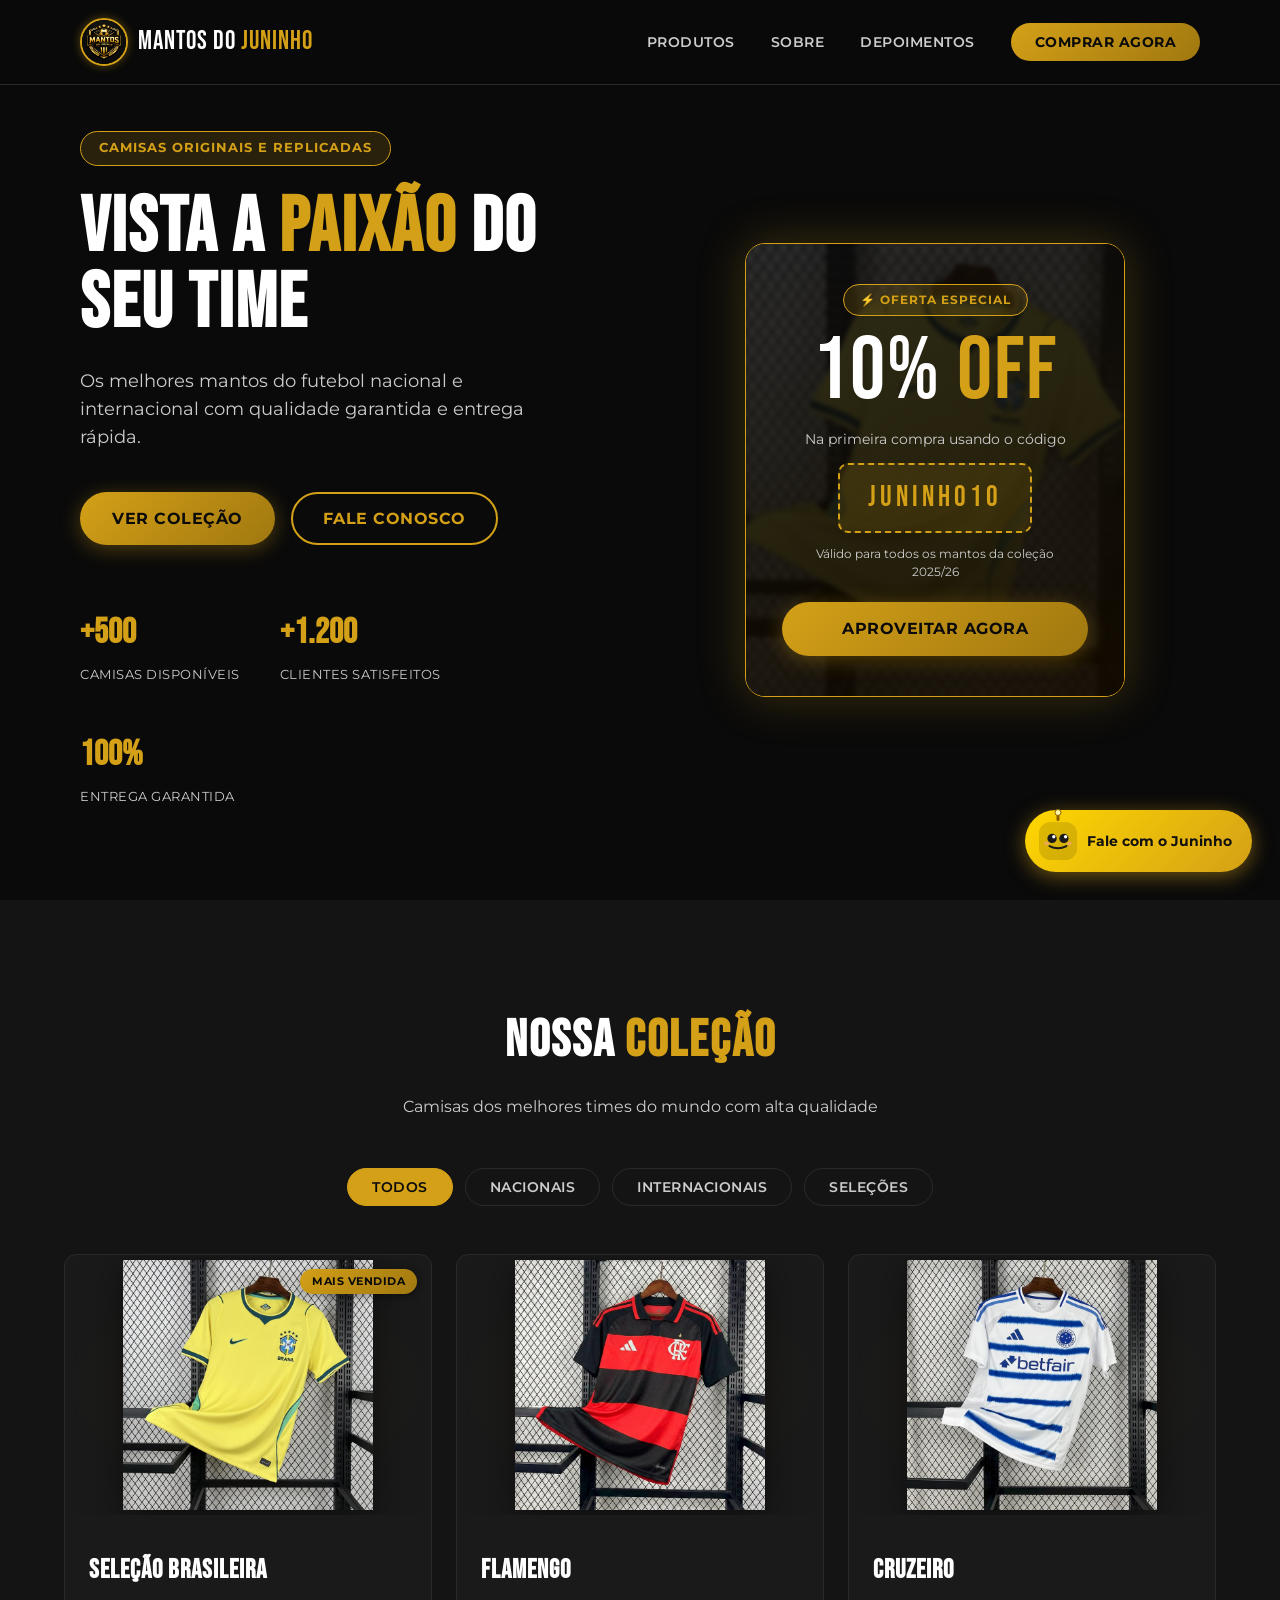
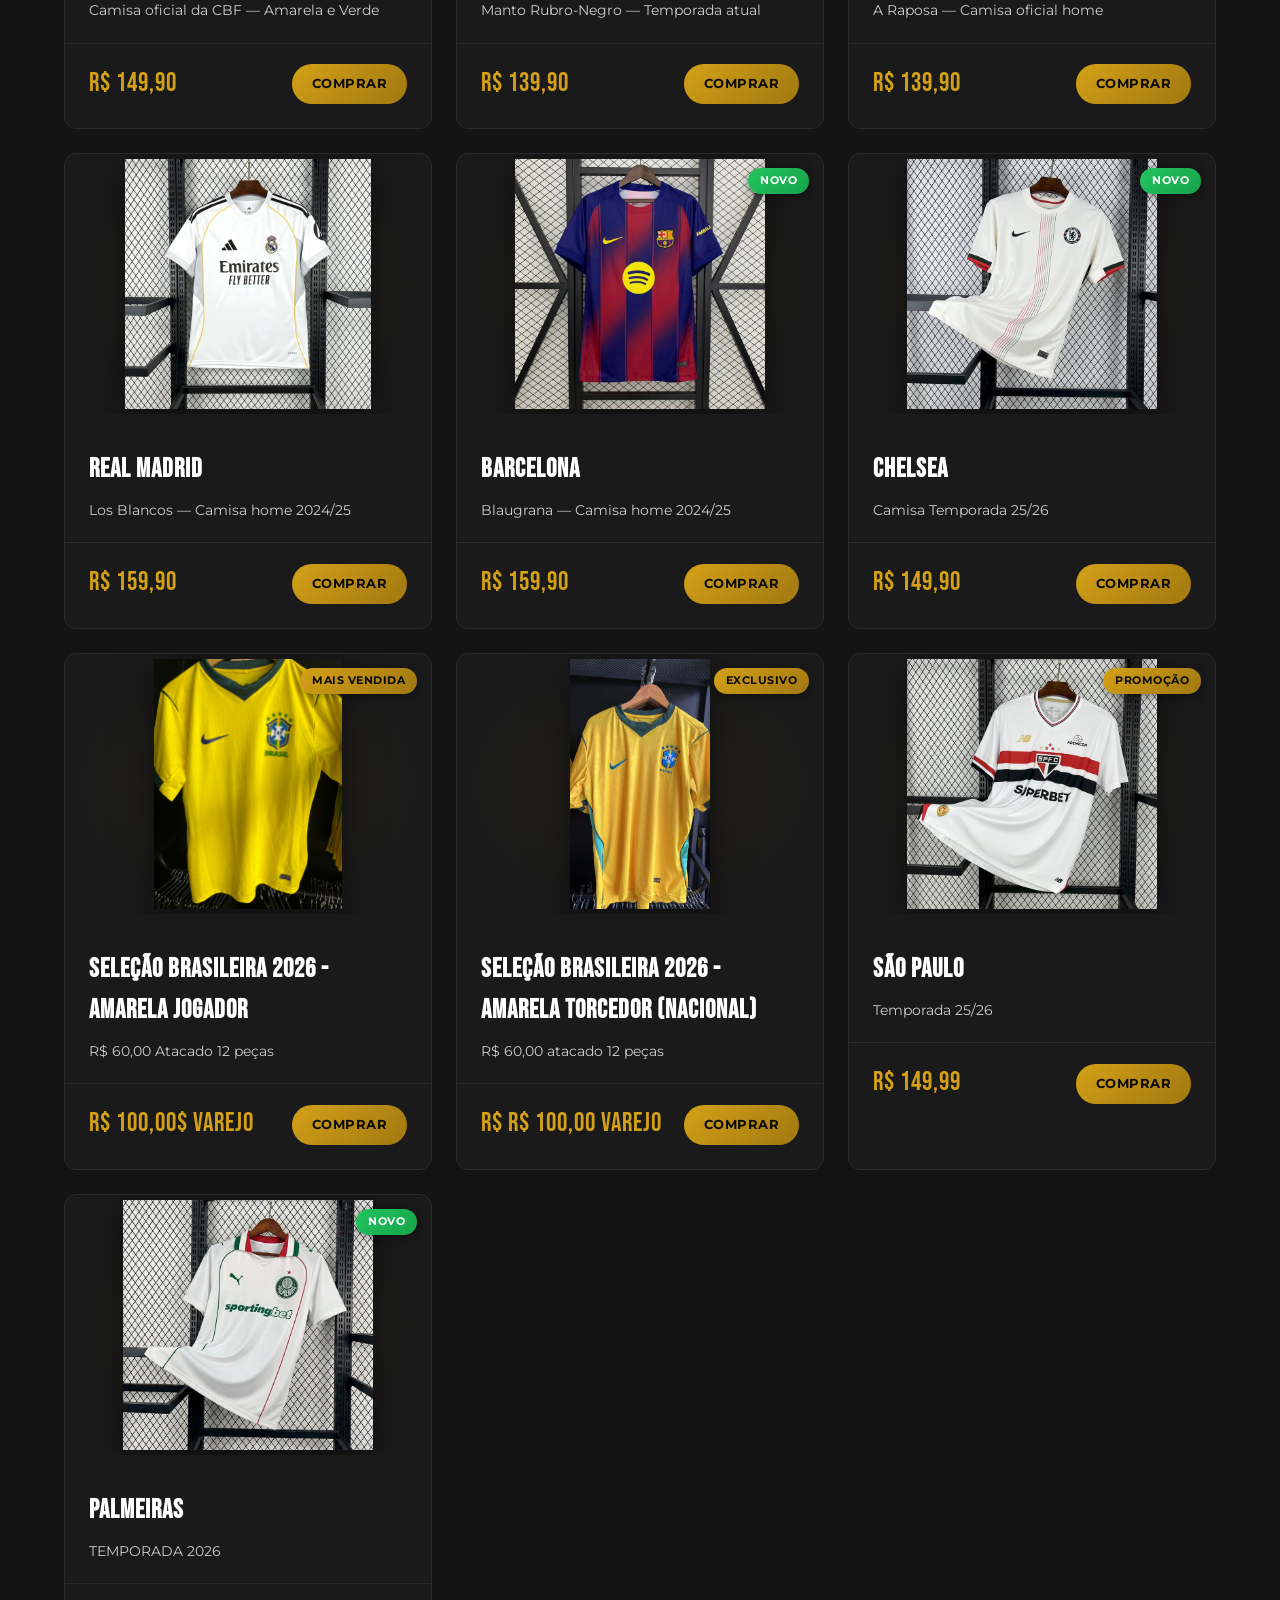
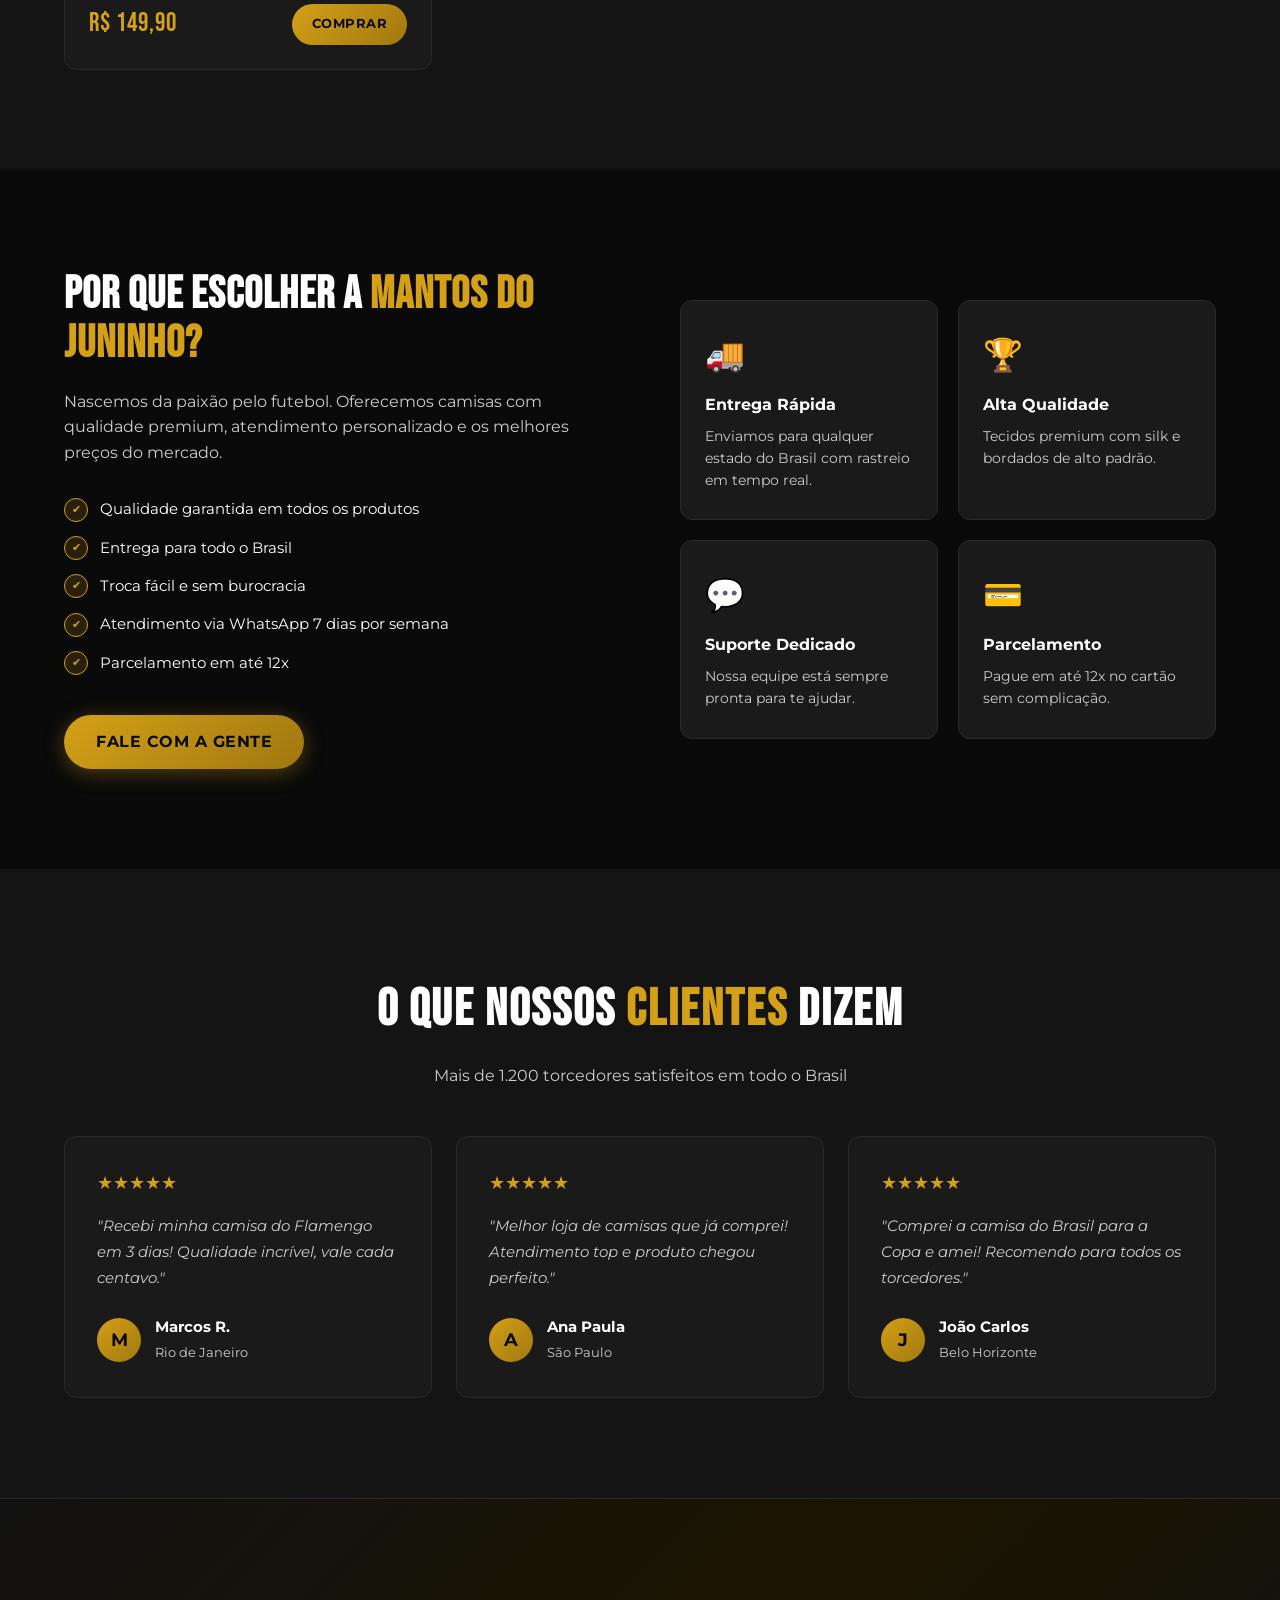
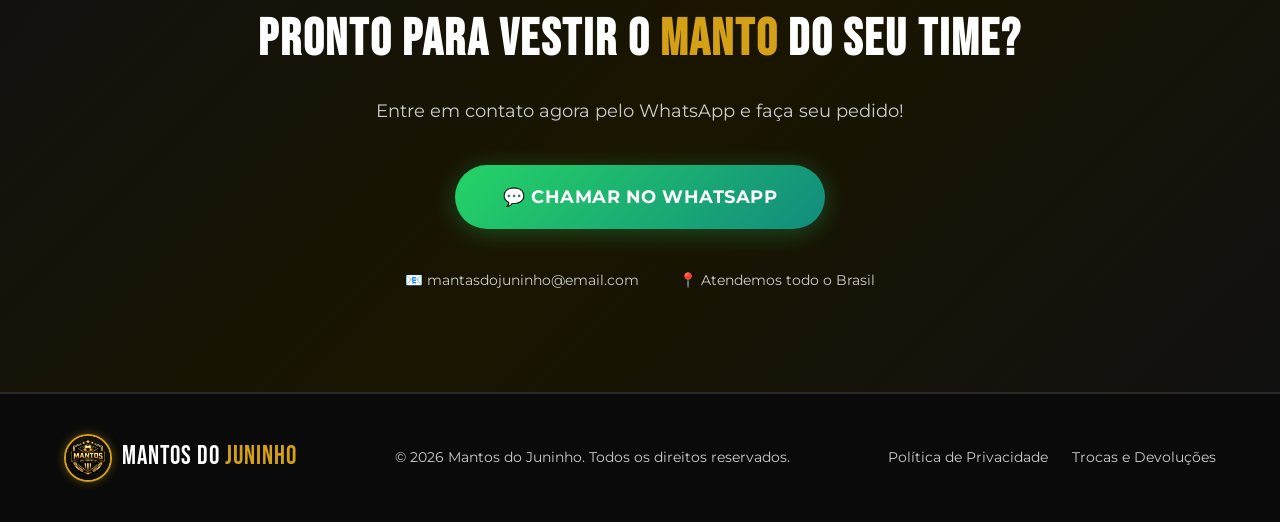
<file: index.html>
<!DOCTYPE html>
<html lang="pt-BR">
<head>
  <meta charset="UTF-8" />
  <meta name="viewport" content="width=device-width, initial-scale=1.0" />
  <title>Mantos do Juninho | Camisas de Time</title>
  <link rel="icon" type="image/jpeg" href="logo.png" />
  <link rel="stylesheet" href="styles.css" />
  <link href="https://fonts.googleapis.com/css2?family=Bebas+Neue&family=Montserrat:wght@400;600;700&display=swap" rel="stylesheet" />
</head>
<body>

  <!-- HEADER -->
  <header>
    <nav class="navbar">
      <div class="logo">
        <img src="logo.png" alt="Mantos do Juninho" class="logo-img" />
        <span class="logo-text">Mantos do <span class="gold">Juninho</span></span>
      </div>
      <ul class="nav-links">
        <li><a href="#produtos">Produtos</a></li>
        <li><a href="#sobre">Sobre</a></li>
        <li><a href="#depoimentos">Depoimentos</a></li>
        <li><a href="#contato" class="btn-nav">Comprar Agora</a></li>
      </ul>
      <button class="menu-toggle" id="menuToggle">&#9776;</button>
    </nav>
  </header>

  <!-- HERO -->
  <section class="hero">
    <div class="hero-content">
      <p class="hero-tag">Camisas Originais e Replicadas</p>
      <h1>Vista a <span class="gold">Paixão</span> do seu Time</h1>
      <p class="hero-sub">Os melhores mantos do futebol nacional e internacional com qualidade garantida e entrega rápida.</p>
      <div class="hero-btns">
        <a href="#produtos" class="btn-primary">Ver Coleção</a>
        <a href="#contato" class="btn-secondary">Fale Conosco</a>
      </div>
      <div class="hero-stats">
        <div class="stat">
          <strong>+500</strong>
          <span>Camisas Disponíveis</span>
        </div>
        <div class="stat">
          <strong>+1.200</strong>
          <span>Clientes Satisfeitos</span>
        </div>
        <div class="stat">
          <strong>100%</strong>
          <span>Entrega Garantida</span>
        </div>
      </div>
    </div>
    <div class="hero-image">
      <div class="promo-banner">
        <div class="promo-bg" style="background-image: url('camisas/brasil.jpg');"></div>
        <div class="promo-overlay"></div>
        <div class="promo-content">
          <span class="promo-tag">⚡ Oferta Especial</span>
          <div class="promo-desconto">10% <span>OFF</span></div>
          <p class="promo-desc">Na primeira compra usando o código</p>
          <div class="promo-codigo">JUNINHO10</div>
          <p class="promo-validade">Válido para todos os mantos da coleção 2025/26</p>
          <a href="#contato" class="btn-primary promo-btn">Aproveitar Agora</a>
        </div>
      </div>
    </div>
  </section>

  <!-- PRODUTOS -->
  <section class="produtos" id="produtos">
    <div class="container">
      <div class="section-header">
        <h2>Nossa <span class="gold">Coleção</span></h2>
        <p>Camisas dos melhores times do mundo com alta qualidade</p>
      </div>
      <div class="filtros">
        <button class="filtro active" data-filtro="todos">Todos</button>
        <button class="filtro" data-filtro="nacional">Nacionais</button>
        <button class="filtro" data-filtro="internacional">Internacionais</button>
        <button class="filtro" data-filtro="selecao">Seleções</button>
      </div>
      <div class="produtos-grid" id="produtos-grid">
        <p class="loading-produtos">Carregando camisas...</p>
      </div>
    </div>
  </section>

  <!-- SOBRE -->
  <section class="sobre" id="sobre">
    <div class="container sobre-grid">
      <div class="sobre-texto">
        <h2>Por que escolher a <span class="gold">Mantos do Juninho?</span></h2>
        <p>Nascemos da paixão pelo futebol. Oferecemos camisas com qualidade premium, atendimento personalizado e os melhores preços do mercado.</p>
        <ul class="beneficios">
          <li><span class="check">✔</span> Qualidade garantida em todos os produtos</li>
          <li><span class="check">✔</span> Entrega para todo o Brasil</li>
          <li><span class="check">✔</span> Troca fácil e sem burocracia</li>
          <li><span class="check">✔</span> Atendimento via WhatsApp 7 dias por semana</li>
          <li><span class="check">✔</span> Parcelamento em até 12x</li>
        </ul>
        <a href="#contato" class="btn-primary">Fale com a gente</a>
      </div>
      <div class="sobre-cards">
        <div class="info-card">
          <div class="info-icon">🚚</div>
          <h4>Entrega Rápida</h4>
          <p>Enviamos para qualquer estado do Brasil com rastreio em tempo real.</p>
        </div>
        <div class="info-card">
          <div class="info-icon">🏆</div>
          <h4>Alta Qualidade</h4>
          <p>Tecidos premium com silk e bordados de alto padrão.</p>
        </div>
        <div class="info-card">
          <div class="info-icon">💬</div>
          <h4>Suporte Dedicado</h4>
          <p>Nossa equipe está sempre pronta para te ajudar.</p>
        </div>
        <div class="info-card">
          <div class="info-icon">💳</div>
          <h4>Parcelamento</h4>
          <p>Pague em até 12x no cartão sem complicação.</p>
        </div>
      </div>
    </div>
  </section>

  <!-- DEPOIMENTOS -->
  <section class="depoimentos" id="depoimentos">
    <div class="container">
      <div class="section-header">
        <h2>O que nossos <span class="gold">Clientes</span> dizem</h2>
        <p>Mais de 1.200 torcedores satisfeitos em todo o Brasil</p>
      </div>
      <div class="depoimentos-grid">
        <div class="depo-card">
          <div class="stars">★★★★★</div>
          <p>"Recebi minha camisa do Flamengo em 3 dias! Qualidade incrível, vale cada centavo."</p>
          <div class="depo-autor">
            <div class="avatar">M</div>
            <div>
              <strong>Marcos R.</strong>
              <span>Rio de Janeiro</span>
            </div>
          </div>
        </div>
        <div class="depo-card">
          <div class="stars">★★★★★</div>
          <p>"Melhor loja de camisas que já comprei! Atendimento top e produto chegou perfeito."</p>
          <div class="depo-autor">
            <div class="avatar">A</div>
            <div>
              <strong>Ana Paula</strong>
              <span>São Paulo</span>
            </div>
          </div>
        </div>
        <div class="depo-card">
          <div class="stars">★★★★★</div>
          <p>"Comprei a camisa do Brasil para a Copa e amei! Recomendo para todos os torcedores."</p>
          <div class="depo-autor">
            <div class="avatar">J</div>
            <div>
              <strong>João Carlos</strong>
              <span>Belo Horizonte</span>
            </div>
          </div>
        </div>
      </div>
    </div>
  </section>

  <!-- CONTATO / CTA -->
  <section class="contato" id="contato">
    <div class="container contato-inner">
      <h2>Pronto para vestir o <span class="gold">manto</span> do seu time?</h2>
      <p>Entre em contato agora pelo WhatsApp e faça seu pedido!</p>
      <a href="https://wa.me/5500000000000?text=Olá,%20gostaria%20de%20comprar%20uma%20camisa!" class="btn-whatsapp" target="_blank">
        💬 Chamar no WhatsApp
      </a>
      <div class="contato-info">
        <span>📧 mantasdojuninho@email.com</span>
        <span>📍 Atendemos todo o Brasil</span>
      </div>
    </div>
  </section>

  <!-- FOOTER -->
  <footer>
    <div class="container footer-inner">
      <div class="logo">
        <img src="logo.png" alt="Mantos do Juninho" class="logo-img" />
        <span class="logo-text">Mantos do <span class="gold">Juninho</span></span>
      </div>
      <p class="footer-copy">© 2026 Mantos do Juninho. Todos os direitos reservados.</p>
      <div class="footer-links">
        <a href="#">Política de Privacidade</a>
        <a href="#">Trocas e Devoluções</a>
      </div>
    </div>
  </footer>

  <script src="script.js"></script>

  <!-- Botão flutuante do Juninho -->
  <a href="/assistente" class="max-fab" title="Falar com o Juninho">
    <span class="max-fab-avatar">
      <svg xmlns="http://www.w3.org/2000/svg" viewBox="0 0 32 26" width="28" height="22">
        <circle cx="9" cy="10" r="5.5" fill="#1a1a1a"/>
        <circle cx="23" cy="10" r="5.5" fill="#1a1a1a"/>
        <circle cx="11" cy="8" r="2" fill="white"/>
        <circle cx="25" cy="8" r="2" fill="white"/>
        <path d="M6 19 Q16 24 26 19" stroke="#1a1a1a" stroke-width="2.5" fill="none" stroke-linecap="round"/>
        <ellipse cx="2.5" cy="16" rx="3" ry="2" fill="#ff9999" opacity="0.55"/>
        <ellipse cx="29.5" cy="16" rx="3" ry="2" fill="#ff9999" opacity="0.55"/>
      </svg>
    </span>
    <span class="max-fab-label">Fale com o Juninho</span>
  </a>

  <style>
    .max-fab {
      position: fixed;
      bottom: 28px;
      right: 28px;
      display: flex;
      align-items: center;
      gap: 10px;
      background: linear-gradient(135deg, #FFD700, #D4A017);
      color: #111;
      font-family: 'Montserrat', sans-serif;
      font-weight: 700;
      font-size: 14px;
      text-decoration: none;
      padding: 12px 20px 12px 14px;
      border-radius: 50px;
      box-shadow: 0 4px 20px rgba(212,160,23,0.5);
      z-index: 9999;
      transition: transform .2s, box-shadow .2s;
    }
    .max-fab:hover {
      transform: translateY(-3px) scale(1.04);
      box-shadow: 0 8px 28px rgba(212,160,23,0.65);
    }
    .max-fab-avatar {
      width: 38px;
      height: 38px;
      background: rgba(0,0,0,0.12);
      border-radius: 30%;
      display: flex;
      align-items: center;
      justify-content: center;
      position: relative;
      flex-shrink: 0;
    }
    .max-fab-avatar::before {
      content: '';
      position: absolute;
      top: -8px;
      left: 50%;
      transform: translateX(-50%);
      width: 3px;
      height: 7px;
      background: #8B6000;
      border-radius: 2px;
    }
    .max-fab-avatar::after {
      content: '';
      position: absolute;
      top: -13px;
      left: 50%;
      transform: translateX(-50%);
      width: 7px;
      height: 7px;
      background: #fff8aa;
      border-radius: 50%;
      border: 1.5px solid #8B6000;
    }
    @media (max-width: 480px) {
      .max-fab-label { display: none; }
      .max-fab { padding: 14px; }
    }
  </style>
</body>
</html>
</file>
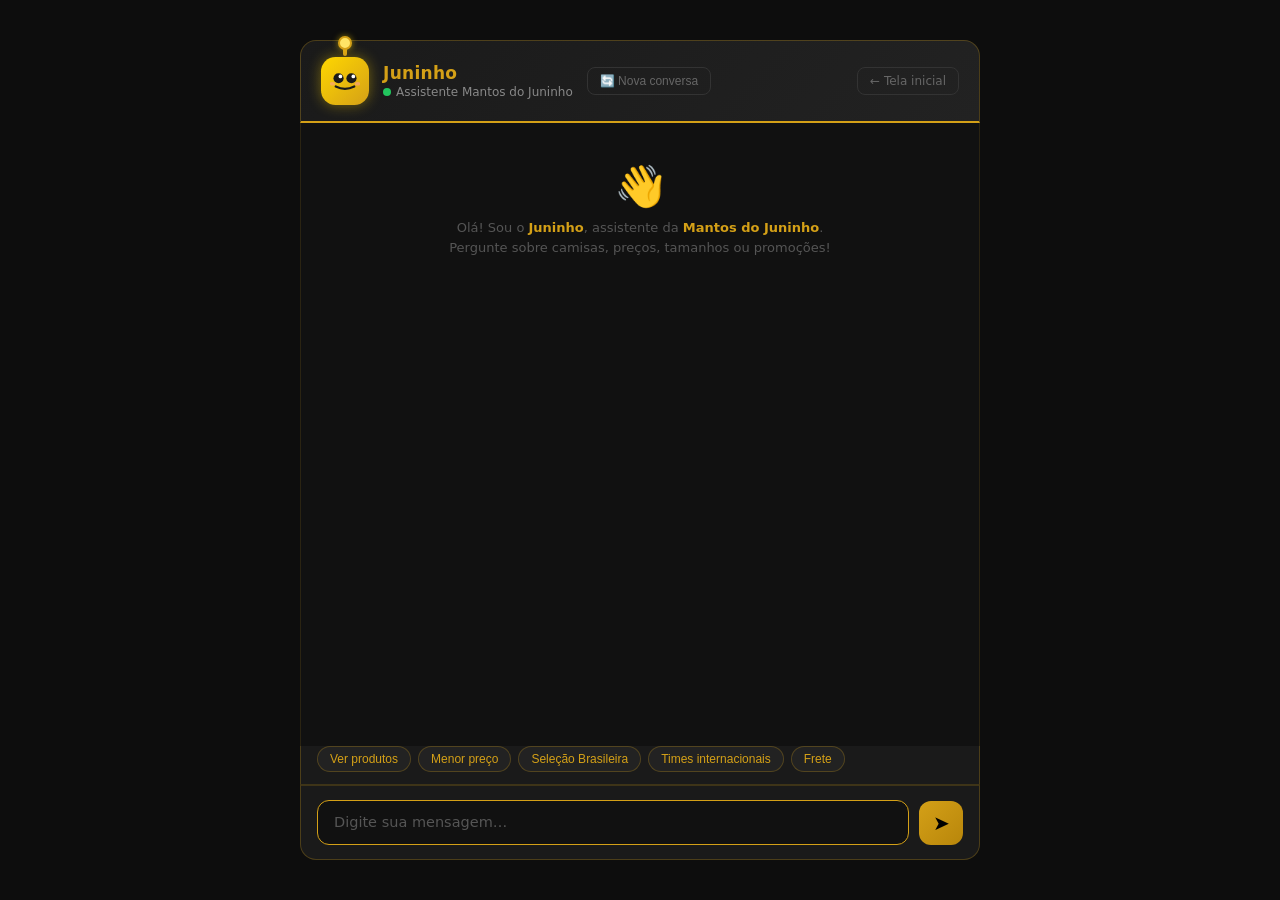
<file: lojinha-assistente-AI/templates/index.html>
<!DOCTYPE html>
<html lang="pt-BR">
<head>
  <meta charset="UTF-8" />
  <meta name="viewport" content="width=device-width, initial-scale=1.0" />
  <title>Juninho — Assistente Mantos do Juninho</title>
  <style>
    * { margin: 0; padding: 0; box-sizing: border-box; }

    body {
      font-family: 'Segoe UI', system-ui, sans-serif;
      background: #0d0d0d;
      min-height: 100vh;
      display: flex;
      flex-direction: column;
      align-items: center;
      justify-content: center;
      padding: 16px;
    }

    /* ── Header ── */
    .chat-wrapper {
      width: 100%;
      max-width: 680px;
      display: flex;
      flex-direction: column;
      height: 92vh;
      max-height: 820px;
    }

    .chat-header {
      background: linear-gradient(135deg, #1a1a1a 0%, #222 100%);
      border: 1px solid #D4A01744;
      border-bottom: 2px solid #D4A017;
      border-radius: 16px 16px 0 0;
      padding: 16px 20px;
      display: flex;
      align-items: center;
      gap: 14px;
    }

    .avatar {
      width: 48px;
      height: 48px;
      border-radius: 30%;
      background: linear-gradient(135deg, #FFD700, #D4A017);
      display: flex;
      align-items: center;
      justify-content: center;
      flex-shrink: 0;
      box-shadow: 0 0 14px #FFD70066;
      position: relative;
      overflow: visible;
    }

    .avatar::before {
      content: '';
      position: absolute;
      top: -13px;
      left: 50%;
      transform: translateX(-50%);
      width: 4px;
      height: 12px;
      background: #D4A017;
      border-radius: 2px;
    }

    .avatar::after {
      content: '';
      position: absolute;
      top: -21px;
      left: 50%;
      transform: translateX(-50%);
      width: 10px;
      height: 10px;
      background: #FFE566;
      border-radius: 50%;
      border: 2px solid #D4A017;
      box-shadow: 0 0 6px #FFD70088;
    }

    .header-info h1 {
      font-size: 17px;
      font-weight: 700;
      color: #D4A017;
      letter-spacing: 0.3px;
    }

    .header-info p {
      font-size: 12px;
      color: #888;
      margin-top: 2px;
    }

    .status-dot {
      width: 8px;
      height: 8px;
      background: #22c55e;
      border-radius: 50%;
      display: inline-block;
      margin-right: 5px;
      animation: pulse 2s infinite;
    }

    @keyframes pulse {
      0%, 100% { opacity: 1; }
      50% { opacity: 0.4; }
    }

    .btn-reset {
      background: none;
      border: 1px solid #333;
      color: #666;
      font-size: 12px;
      padding: 6px 12px;
      border-radius: 8px;
      cursor: pointer;
      transition: all .2s;
      white-space: nowrap;
    }
    .btn-reset:hover { border-color: #D4A017; color: #D4A017; }

    .btn-voltar {
      margin-left: auto;
      background: none;
      border: 1px solid #333;
      color: #666;
      font-size: 12px;
      padding: 6px 12px;
      border-radius: 8px;
      cursor: pointer;
      transition: all .2s;
      white-space: nowrap;
      text-decoration: none;
      display: flex;
      align-items: center;
      gap: 5px;
    }
    .btn-voltar:hover { border-color: #D4A017; color: #D4A017; }

    /* ── Messages ── */
    .chat-messages {
      flex: 1;
      overflow-y: auto;
      padding: 20px 16px;
      background: #111;
      border-left: 1px solid #D4A01722;
      border-right: 1px solid #D4A01722;
      display: flex;
      flex-direction: column;
      gap: 12px;
      scroll-behavior: smooth;
    }

    .chat-messages::-webkit-scrollbar { width: 4px; }
    .chat-messages::-webkit-scrollbar-track { background: #111; }
    .chat-messages::-webkit-scrollbar-thumb { background: #D4A01744; border-radius: 4px; }

    .msg {
      display: flex;
      gap: 10px;
      animation: slideIn .2s ease;
    }
    @keyframes slideIn {
      from { opacity: 0; transform: translateY(8px); }
      to   { opacity: 1; transform: translateY(0); }
    }

    .msg.user { flex-direction: row-reverse; }

    .msg-avatar {
      width: 34px;
      height: 34px;
      border-radius: 50%;
      display: flex;
      align-items: center;
      justify-content: center;
      font-size: 15px;
      flex-shrink: 0;
      align-self: flex-end;
    }

    .msg.bot .msg-avatar {
      background: linear-gradient(135deg, #FFD700, #D4A017);
      border-radius: 30%;
      position: relative;
      overflow: visible;
      box-shadow: 0 0 8px #FFD70055;
    }

    .msg.bot .msg-avatar::before {
      content: '';
      position: absolute;
      top: -9px;
      left: 50%;
      transform: translateX(-50%);
      width: 3px;
      height: 8px;
      background: #D4A017;
      border-radius: 2px;
    }

    .msg.bot .msg-avatar::after {
      content: '';
      position: absolute;
      top: -15px;
      left: 50%;
      transform: translateX(-50%);
      width: 7px;
      height: 7px;
      background: #FFE566;
      border-radius: 50%;
      border: 1.5px solid #D4A017;
    }

    .msg.user .msg-avatar { background: #2a2a2a; border: 1px solid #333; }

    .msg-bubble {
      max-width: 72%;
      padding: 12px 16px;
      border-radius: 16px;
      font-size: 14.5px;
      line-height: 1.55;
      word-break: break-word;
      white-space: pre-wrap;
    }

    .msg.bot .msg-bubble {
      background: #1c1c1c;
      border: 1px solid #D4A01733;
      color: #e8e8e8;
      border-bottom-left-radius: 4px;
    }

    .msg.user .msg-bubble {
      background: linear-gradient(135deg, #D4A017, #c49010);
      color: #000;
      font-weight: 500;
      border-bottom-right-radius: 4px;
    }

    /* ── Typing indicator ── */
    .typing {
      display: flex;
      gap: 10px;
      align-items: flex-end;
    }

    .typing-avatar {
      width: 34px;
      height: 34px;
      border-radius: 30%;
      background: linear-gradient(135deg, #FFD700, #D4A017);
      display: flex;
      align-items: center;
      justify-content: center;
      flex-shrink: 0;
      position: relative;
      overflow: visible;
      box-shadow: 0 0 8px #FFD70055;
    }

    .typing-avatar::before {
      content: '';
      position: absolute;
      top: -9px;
      left: 50%;
      transform: translateX(-50%);
      width: 3px;
      height: 8px;
      background: #D4A017;
      border-radius: 2px;
    }

    .typing-avatar::after {
      content: '';
      position: absolute;
      top: -15px;
      left: 50%;
      transform: translateX(-50%);
      width: 7px;
      height: 7px;
      background: #FFE566;
      border-radius: 50%;
      border: 1.5px solid #D4A017;
    }

    .typing-bubble {
      background: #1c1c1c;
      border: 1px solid #D4A01733;
      border-radius: 16px;
      border-bottom-left-radius: 4px;
      padding: 14px 18px;
      display: flex;
      gap: 5px;
      align-items: center;
    }

    .dot {
      width: 7px;
      height: 7px;
      background: #D4A017;
      border-radius: 50%;
      animation: bounce 1.2s infinite;
    }
    .dot:nth-child(2) { animation-delay: .2s; }
    .dot:nth-child(3) { animation-delay: .4s; }

    @keyframes bounce {
      0%, 80%, 100% { transform: translateY(0); opacity: .4; }
      40%           { transform: translateY(-6px); opacity: 1; }
    }

    /* ── Input area ── */
    .chat-input-area {
      background: #1a1a1a;
      border: 1px solid #D4A01744;
      border-top: 2px solid #D4A01733;
      border-radius: 0 0 16px 16px;
      padding: 14px 16px;
      display: flex;
      gap: 10px;
      align-items: flex-end;
    }

    #input-msg {
      flex: 1;
      background: #111;
      border: 1px solid #333;
      border-radius: 12px;
      color: #e8e8e8;
      font-size: 14.5px;
      padding: 11px 16px;
      resize: none;
      outline: none;
      max-height: 120px;
      min-height: 44px;
      overflow-y: auto;
      line-height: 1.45;
      font-family: inherit;
      transition: border-color .2s;
    }
    #input-msg:focus { border-color: #D4A017; }
    #input-msg::placeholder { color: #555; }

    #btn-send {
      width: 44px;
      height: 44px;
      border-radius: 12px;
      border: none;
      background: linear-gradient(135deg, #D4A017, #b8860b);
      color: #000;
      font-size: 20px;
      cursor: pointer;
      display: flex;
      align-items: center;
      justify-content: center;
      flex-shrink: 0;
      transition: transform .15s, opacity .15s;
    }
    #btn-send:hover  { transform: scale(1.06); }
    #btn-send:active { transform: scale(.96); }
    #btn-send:disabled { opacity: .4; cursor: default; transform: none; }

    /* ── Sugestões rápidas ── */
    .quick-btns {
      display: flex;
      gap: 7px;
      flex-wrap: wrap;
      padding: 0 16px 12px;
      background: #1a1a1a;
      border-left: 1px solid #D4A01744;
      border-right: 1px solid #D4A01744;
    }

    .quick-btn {
      background: #222;
      border: 1px solid #D4A01744;
      border-radius: 20px;
      color: #D4A017;
      font-size: 12px;
      padding: 5px 12px;
      cursor: pointer;
      transition: all .2s;
      white-space: nowrap;
    }
    .quick-btn:hover { background: #D4A01722; border-color: #D4A017; }

    /* ── Boas-vindas ── */
    .welcome {
      text-align: center;
      padding: 20px 10px;
      color: #555;
    }
    .welcome .icon { font-size: 40px; margin-bottom: 8px; }
    .welcome p { font-size: 13px; line-height: 1.5; }
    .welcome strong { color: #D4A017; }
  </style>
</head>
<body>

<div class="chat-wrapper">

  <!-- Header -->
  <div class="chat-header">
    <div class="avatar"><svg xmlns="http://www.w3.org/2000/svg" viewBox="0 0 32 26" width="30" height="24"><circle cx="9" cy="10" r="5.5" fill="#1a1a1a"/><circle cx="23" cy="10" r="5.5" fill="#1a1a1a"/><circle cx="11" cy="8" r="2" fill="white"/><circle cx="25" cy="8" r="2" fill="white"/><path d="M6 19 Q16 24 26 19" stroke="#1a1a1a" stroke-width="2.5" fill="none" stroke-linecap="round"/><ellipse cx="2.5" cy="16" rx="3" ry="2" fill="#ff9999" opacity="0.55"/><ellipse cx="29.5" cy="16" rx="3" ry="2" fill="#ff9999" opacity="0.55"/></svg></div>
    <div class="header-info">
      <h1>Juninho</h1>
      <p><span class="status-dot"></span>Assistente Mantos do Juninho</p>
    </div>
    <button class="btn-reset" onclick="resetarChat()">🔄 Nova conversa</button>
    <a href="/" class="btn-voltar">← Tela inicial</a>
  </div>

  <!-- Messages -->
  <div class="chat-messages" id="chat-messages">
    <div class="welcome">
      <div class="icon">👋</div>
      <p>Olá! Sou o <strong>Juninho</strong>, assistente da <strong>Mantos do Juninho</strong>.<br/>
         Pergunte sobre camisas, preços, tamanhos ou promoções!</p>
    </div>
  </div>

  <!-- Quick replies -->
  <div class="quick-btns" id="quick-btns">
    <button class="quick-btn" onclick="enviarRapido('Quais camisas vocês têm?')">Ver produtos</button>
    <button class="quick-btn" onclick="enviarRapido('Qual a camisa mais barata?')">Menor preço</button>
    <button class="quick-btn" onclick="enviarRapido('Tem camisa do Brasil?')">Seleção Brasileira</button>
    <button class="quick-btn" onclick="enviarRapido('Quais times internacionais têm?')">Times internacionais</button>
    <button class="quick-btn" onclick="enviarRapido('Como funciona o frete?')">Frete</button>
  </div>

  <!-- Input -->
  <div class="chat-input-area">
    <textarea
      id="input-msg"
      placeholder="Digite sua mensagem…"
      rows="1"
      onkeydown="teclaEnter(event)"
      oninput="ajustarAltura(this)"
    ></textarea>
    <button id="btn-send" onclick="enviarMensagem()" title="Enviar">➤</button>
  </div>

</div>

<script>
  const messagesEl = document.getElementById('chat-messages');
  const inputEl    = document.getElementById('input-msg');
  const sendBtn    = document.getElementById('btn-send');
  const quickBtns  = document.getElementById('quick-btns');
  let aguardando   = false;

  const robotFaceSVG = `<svg xmlns="http://www.w3.org/2000/svg" viewBox="0 0 24 20" width="20" height="17"><circle cx="7" cy="8" r="4" fill="#1a1a1a"/><circle cx="17" cy="8" r="4" fill="#1a1a1a"/><circle cx="8.5" cy="6.5" r="1.5" fill="white"/><circle cx="18.5" cy="6.5" r="1.5" fill="white"/><path d="M5 14.5 Q12 18.5 19 14.5" stroke="#1a1a1a" stroke-width="2" fill="none" stroke-linecap="round"/><ellipse cx="2.5" cy="12" rx="2.5" ry="2" fill="#ff9999" opacity="0.55"/><ellipse cx="21.5" cy="12" rx="2.5" ry="2" fill="#ff9999" opacity="0.55"/></svg>`;

  function scrollFundo() {
    messagesEl.scrollTop = messagesEl.scrollHeight;
  }

  function ajustarAltura(el) {
    el.style.height = 'auto';
    el.style.height = Math.min(el.scrollHeight, 120) + 'px';
  }

  function teclaEnter(e) {
    if (e.key === 'Enter' && !e.shiftKey) {
      e.preventDefault();
      enviarMensagem();
    }
  }

  function adicionarMsg(texto, tipo) {
    const div = document.createElement('div');
    div.className = `msg ${tipo}`;

    const avatar = document.createElement('div');
    avatar.className = 'msg-avatar';
    if (tipo === 'bot') avatar.innerHTML = robotFaceSVG;
    else avatar.textContent = '👤';

    const bubble = document.createElement('div');
    bubble.className = 'msg-bubble';
    bubble.textContent = texto;

    div.appendChild(avatar);
    div.appendChild(bubble);
    messagesEl.appendChild(div);
    scrollFundo();
  }

  function mostrarTyping() {
    const div = document.createElement('div');
    div.className = 'typing';
    div.id = 'typing-indicator';
    div.innerHTML = `
      <div class="typing-avatar">${robotFaceSVG}</div>
      <div class="typing-bubble">
        <div class="dot"></div>
        <div class="dot"></div>
        <div class="dot"></div>
      </div>`;
    messagesEl.appendChild(div);
    scrollFundo();
  }

  function removerTyping() {
    const t = document.getElementById('typing-indicator');
    if (t) t.remove();
  }

  function esconderQuickBtns() {
    quickBtns.style.display = 'none';
  }

  async function enviarMensagem() {
    if (aguardando) return;
    const texto = inputEl.value.trim();
    if (!texto) return;

    esconderQuickBtns();
    adicionarMsg(texto, 'user');
    inputEl.value = '';
    inputEl.style.height = 'auto';

    aguardando = true;
    sendBtn.disabled = true;
    mostrarTyping();

    try {
      const res = await fetch('/assistente/chat', {
        method: 'POST',
        headers: { 'Content-Type': 'application/json' },
        body: JSON.stringify({ mensagem: texto }),
      });
      const data = await res.json();
      removerTyping();

      if (data.resposta) {
        adicionarMsg(data.resposta, 'bot');
      } else {
        adicionarMsg('Ops, algo deu errado. Tente novamente!', 'bot');
      }
    } catch {
      removerTyping();
      adicionarMsg('Não consegui me conectar. Verifique sua conexão.', 'bot');
    }

    aguardando = false;
    sendBtn.disabled = false;
    inputEl.focus();
  }

  function enviarRapido(texto) {
    inputEl.value = texto;
    enviarMensagem();
  }

  async function resetarChat() {
    await fetch('/assistente/reset', { method: 'POST' });
    messagesEl.innerHTML = `
      <div class="welcome">
        <div class="icon">👋</div>
        <p>Olá! Sou o <strong>Juninho</strong>, assistente da <strong>Mantos do Juninho</strong>.<br/>
           Pergunte sobre camisas, preços, tamanhos ou promoções!</p>
      </div>`;
    quickBtns.style.display = 'flex';
    inputEl.focus();
  }

  inputEl.focus();
</script>

</body>
</html>
</file>
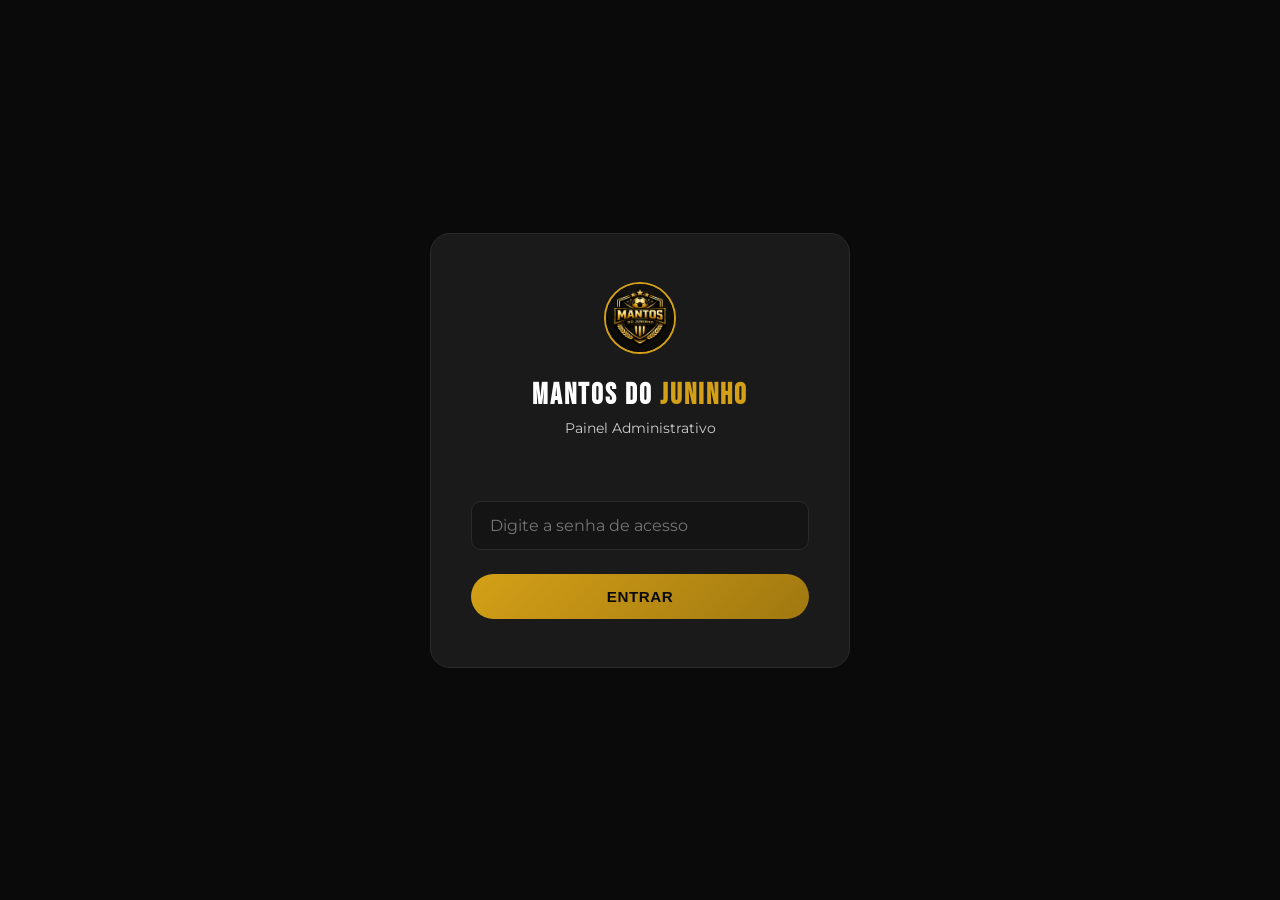
<file: admin.html>
<!DOCTYPE html>
<html lang="pt-BR">
<head>
  <meta charset="UTF-8" />
  <meta name="viewport" content="width=device-width, initial-scale=1.0" />
  <title>Admin — Mantos do Juninho</title>
  <link href="https://fonts.googleapis.com/css2?family=Bebas+Neue&family=Montserrat:wght@400;600;700&display=swap" rel="stylesheet" />
  <style>
    *, *::before, *::after { box-sizing: border-box; margin: 0; padding: 0; }
    :root {
      --gold: #D4A017;
      --gold-light: #F0C040;
      --gold-dark: #A07810;
      --black: #0a0a0a;
      --black-soft: #141414;
      --black-card: #1a1a1a;
      --black-border: #2a2a2a;
      --white: #ffffff;
      --white-muted: #cccccc;
      --red: #ef4444;
      --green: #22c55e;
      --radius: 12px;
    }
    body {
      background: var(--black);
      color: var(--white);
      font-family: 'Montserrat', sans-serif;
      min-height: 100vh;
    }

    /* ── LOGIN ── */
    #login-overlay {
      position: fixed;
      inset: 0;
      background: var(--black);
      display: flex;
      align-items: center;
      justify-content: center;
      z-index: 999;
      padding: 24px;
    }
    .login-box {
      background: var(--black-card);
      border: 1px solid var(--black-border);
      border-radius: 20px;
      padding: 48px 40px;
      width: 100%;
      max-width: 420px;
      text-align: center;
    }
    .login-box img { width: 72px; height: 72px; border-radius: 50%; border: 2px solid var(--gold); margin-bottom: 20px; }
    .login-box h1 { font-family: 'Bebas Neue', sans-serif; font-size: 1.8rem; letter-spacing: 2px; margin-bottom: 6px; }
    .login-box p { color: var(--white-muted); font-size: 0.9rem; margin-bottom: 32px; }
    .login-box input[type="password"] {
      width: 100%;
      background: var(--black-soft);
      border: 1px solid var(--black-border);
      color: var(--white);
      font-family: 'Montserrat', sans-serif;
      font-size: 1rem;
      padding: 14px 18px;
      border-radius: 10px;
      margin-bottom: 16px;
      outline: none;
      transition: border-color 0.2s;
    }
    .login-box input[type="password"]:focus { border-color: var(--gold); }
    #login-erro { color: var(--red); font-size: 0.85rem; margin-bottom: 12px; min-height: 20px; }

    /* ── HEADER ── */
    header {
      background: rgba(10,10,10,0.98);
      border-bottom: 1px solid var(--black-border);
      padding: 18px 32px;
      display: flex;
      align-items: center;
      justify-content: space-between;
      position: sticky;
      top: 0;
      z-index: 100;
    }
    .logo { display: flex; align-items: center; gap: 12px; }
    .logo img { width: 44px; height: 44px; border-radius: 50%; border: 2px solid var(--gold); }
    .logo-text { font-family: 'Bebas Neue', sans-serif; font-size: 1.4rem; letter-spacing: 1px; }
    .logo-text span { color: var(--gold); }
    .admin-badge {
      background: rgba(212,160,23,0.15);
      border: 1px solid var(--gold);
      color: var(--gold);
      font-size: 0.7rem;
      font-weight: 700;
      padding: 4px 12px;
      border-radius: 50px;
      text-transform: uppercase;
      letter-spacing: 1px;
      margin-left: 12px;
    }
    #btn-logout {
      background: transparent;
      border: 1px solid var(--black-border);
      color: var(--white-muted);
      font-family: 'Montserrat', sans-serif;
      font-size: 0.8rem;
      font-weight: 600;
      padding: 8px 18px;
      border-radius: 50px;
      cursor: pointer;
      transition: all 0.2s;
      text-transform: uppercase;
      letter-spacing: 0.5px;
    }
    #btn-logout:hover { border-color: var(--red); color: var(--red); }

    /* ── MAIN ── */
    main { max-width: 900px; margin: 0 auto; padding: 40px 24px 80px; }

    h2 {
      font-family: 'Bebas Neue', sans-serif;
      font-size: 1.8rem;
      letter-spacing: 2px;
      margin-bottom: 24px;
    }
    h2 span { color: var(--gold); }

    /* ── FORM ── */
    .card {
      background: var(--black-card);
      border: 1px solid var(--black-border);
      border-radius: var(--radius);
      padding: 32px;
      margin-bottom: 40px;
    }
    .form-row { display: grid; grid-template-columns: 1fr 1fr; gap: 16px; }
    .form-row.triple { grid-template-columns: 2fr 1fr 1fr; }
    .form-group { display: flex; flex-direction: column; gap: 8px; margin-bottom: 16px; }
    .form-group label { font-size: 0.8rem; font-weight: 700; color: var(--white-muted); text-transform: uppercase; letter-spacing: 0.5px; }
    .form-group input,
    .form-group select,
    .form-group textarea {
      background: var(--black-soft);
      border: 1px solid var(--black-border);
      color: var(--white);
      font-family: 'Montserrat', sans-serif;
      font-size: 0.95rem;
      padding: 12px 14px;
      border-radius: 8px;
      outline: none;
      transition: border-color 0.2s;
      width: 100%;
    }
    .form-group input:focus,
    .form-group select:focus { border-color: var(--gold); }
    .form-group select option { background: var(--black-card); }

    /* image upload */
    .upload-area {
      border: 2px dashed var(--black-border);
      border-radius: 10px;
      padding: 28px;
      text-align: center;
      cursor: pointer;
      transition: border-color 0.2s;
      position: relative;
    }
    .upload-area:hover, .upload-area.dragover { border-color: var(--gold); }
    .upload-area input[type="file"] {
      position: absolute; inset: 0; opacity: 0; cursor: pointer; width: 100%; height: 100%;
    }
    .upload-area .upload-icon { font-size: 2.5rem; margin-bottom: 8px; }
    .upload-area p { color: var(--white-muted); font-size: 0.85rem; }
    .upload-area strong { color: var(--gold); }
    #preview-img {
      max-height: 140px;
      max-width: 100%;
      border-radius: 8px;
      display: none;
      margin: 12px auto 0;
    }

    /* badge select */
    .badge-row { display: grid; grid-template-columns: 1fr 1fr; gap: 16px; }

    /* buttons */
    .btn-primary {
      background: linear-gradient(135deg, var(--gold), var(--gold-dark));
      color: var(--black);
      font-weight: 700;
      font-size: 0.95rem;
      padding: 14px 32px;
      border-radius: 50px;
      border: none;
      cursor: pointer;
      text-transform: uppercase;
      letter-spacing: 0.5px;
      transition: all 0.2s;
      width: 100%;
      margin-top: 8px;
    }
    .btn-primary:hover { transform: translateY(-2px); box-shadow: 0 6px 24px rgba(212,160,23,0.4); }
    .btn-primary:disabled { opacity: 0.5; cursor: not-allowed; transform: none; }

    /* alert messages */
    .alert {
      padding: 14px 18px;
      border-radius: 8px;
      font-size: 0.9rem;
      font-weight: 600;
      margin-top: 16px;
      display: none;
    }
    .alert.sucesso { background: rgba(34,197,94,0.12); border: 1px solid var(--green); color: var(--green); }
    .alert.erro { background: rgba(239,68,68,0.12); border: 1px solid var(--red); color: var(--red); }

    /* ── PRODUCT LIST ── */
    #lista-produtos { display: flex; flex-direction: column; gap: 12px; }
    .produto-item {
      background: var(--black-soft);
      border: 1px solid var(--black-border);
      border-radius: 10px;
      padding: 16px 20px;
      display: flex;
      align-items: center;
      gap: 16px;
      transition: border-color 0.2s;
    }
    .produto-item:hover { border-color: #3a3a3a; }
    .produto-item img {
      width: 56px;
      height: 56px;
      object-fit: contain;
      border-radius: 6px;
      background: #222;
      flex-shrink: 0;
    }
    .produto-info { flex: 1; }
    .produto-info strong { display: block; font-size: 0.95rem; margin-bottom: 2px; }
    .produto-info span { font-size: 0.8rem; color: var(--white-muted); }
    .produto-preco {
      font-family: 'Bebas Neue', sans-serif;
      font-size: 1.3rem;
      color: var(--gold);
      letter-spacing: 1px;
      white-space: nowrap;
    }
    .badge-tag {
      font-size: 0.7rem;
      font-weight: 700;
      padding: 3px 10px;
      border-radius: 50px;
      text-transform: uppercase;
      letter-spacing: 0.5px;
      white-space: nowrap;
    }
    .badge-tag.destaque { background: linear-gradient(135deg, var(--gold), var(--gold-dark)); color: var(--black); }
    .badge-tag.novo { background: linear-gradient(135deg, #22c55e, #16a34a); color: white; }
    .btn-excluir {
      background: transparent;
      border: 1px solid #333;
      color: #888;
      width: 36px;
      height: 36px;
      border-radius: 8px;
      cursor: pointer;
      font-size: 1rem;
      transition: all 0.2s;
      display: flex;
      align-items: center;
      justify-content: center;
      flex-shrink: 0;
    }
    .btn-excluir:hover { border-color: var(--red); color: var(--red); background: rgba(239,68,68,0.08); }

    /* loading/empty */
    .estado-lista {
      text-align: center;
      padding: 40px;
      color: var(--white-muted);
      font-size: 0.9rem;
    }

    /* ── DEPLOY NOTICE ── */
    .deploy-notice {
      background: rgba(212,160,23,0.07);
      border: 1px solid rgba(212,160,23,0.3);
      border-radius: 10px;
      padding: 14px 20px;
      font-size: 0.85rem;
      color: var(--white-muted);
      margin-bottom: 32px;
      display: flex;
      align-items: center;
      gap: 10px;
    }
    .deploy-notice strong { color: var(--gold); }

    @media (max-width: 600px) {
      .form-row, .form-row.triple, .badge-row { grid-template-columns: 1fr; }
      header { padding: 14px 20px; }
      .card { padding: 24px 20px; }
      .produto-preco { display: none; }
    }
  </style>
</head>
<body>

<!-- ── LOGIN ── -->
<div id="login-overlay">
  <div class="login-box">
    <img src="logo.png" alt="Logo" />
    <h1>Mantos do <span style="color:var(--gold)">Juninho</span></h1>
    <p>Painel Administrativo</p>
    <div id="login-erro"></div>
    <input type="password" id="campo-senha" placeholder="Digite a senha de acesso" autocomplete="current-password" />
    <button class="btn-primary" id="btn-entrar">Entrar</button>
  </div>
</div>

<!-- ── PAINEL ── -->
<div id="painel" style="display:none">
  <header>
    <div class="logo">
      <img src="logo.png" alt="Logo" />
      <span class="logo-text">Mantos do <span>Juninho</span></span>
      <span class="admin-badge">Admin</span>
    </div>
    <button id="btn-logout">Sair</button>
  </header>

  <main>
    <div class="deploy-notice">
      <span>⚡</span>
      <span>Após adicionar ou remover uma camisa, o site é atualizado automaticamente em <strong>1 a 2 minutos</strong>.</span>
    </div>

    <!-- FORM ADICIONAR -->
    <h2>Adicionar Nova <span>Camisa</span></h2>
    <div class="card">
      <div class="form-row">
        <div class="form-group">
          <label>Nome do Time / Camisa *</label>
          <input type="text" id="f-nome" placeholder="Ex: Santos, Bayern de Munique..." />
        </div>
        <div class="form-group">
          <label>Preço *</label>
          <input type="text" id="f-preco" placeholder="Ex: 149,90" />
        </div>
      </div>

      <div class="form-group">
        <label>Descrição *</label>
        <input type="text" id="f-descricao" placeholder="Ex: Camisa oficial home — Temporada 2025/26" />
      </div>

      <div class="badge-row">
        <div class="form-group">
          <label>Categoria *</label>
          <select id="f-categoria">
            <option value="nacional">Nacional</option>
            <option value="internacional">Internacional</option>
            <option value="selecao">Seleção</option>
          </select>
        </div>
        <div class="form-group">
          <label>Destaque (opcional)</label>
          <select id="f-badge">
            <option value="">Nenhum</option>
            <option value="Mais Vendida">Mais Vendida (dourado)</option>
            <option value="Novo">Novo (verde)</option>
            <option value="Promoção">Promoção (dourado)</option>
            <option value="Exclusivo">Exclusivo (dourado)</option>
          </select>
        </div>
      </div>

      <div class="form-group">
        <label>Foto da Camisa *</label>
        <div class="upload-area" id="upload-area">
          <input type="file" id="f-imagem" accept="image/jpeg,image/png,image/webp" />
          <div class="upload-icon">📷</div>
          <p><strong>Clique para escolher</strong> ou arraste a foto aqui</p>
          <p style="margin-top:6px;font-size:0.75rem">JPG, PNG ou WEBP — máximo 4 MB</p>
          <img id="preview-img" alt="Preview" />
        </div>
      </div>

      <button class="btn-primary" id="btn-adicionar">Adicionar Camisa ao Site</button>
      <div class="alert" id="alert-form"></div>
    </div>

    <!-- LISTA -->
    <h2>Camisas <span>Cadastradas</span> <span id="contagem" style="font-size:1.1rem;color:var(--white-muted)"></span></h2>
    <div class="card" style="padding: 20px">
      <div id="lista-produtos">
        <div class="estado-lista">Carregando...</div>
      </div>
    </div>
  </main>
</div>

<script>
  const API = '/api/save-product';
  let senhaAtual = '';

  // ── LOGIN ──
  document.getElementById('btn-entrar').addEventListener('click', fazerLogin);
  document.getElementById('campo-senha').addEventListener('keydown', e => {
    if (e.key === 'Enter') fazerLogin();
  });

  async function fazerLogin() {
    const senha = document.getElementById('campo-senha').value.trim();
    if (!senha) return;
    const btn = document.getElementById('btn-entrar');
    const erroEl = document.getElementById('login-erro');
    btn.disabled = true;
    btn.textContent = 'Verificando...';
    erroEl.textContent = '';

    try {
      const res = await fetch(API, {
        method: 'POST',
        headers: { 'Content-Type': 'application/json' },
        body: JSON.stringify({ senha, acao: 'verificar' }),
      });
      if (res.ok) {
        senhaAtual = senha;
        sessionStorage.setItem('admin_senha', senha);
        document.getElementById('login-overlay').style.display = 'none';
        document.getElementById('painel').style.display = 'block';
        carregarLista();
      } else {
        erroEl.textContent = 'Senha incorreta. Tente novamente.';
        document.getElementById('campo-senha').value = '';
      }
    } catch {
      erroEl.textContent = 'Erro de conexão. Verifique sua internet.';
    }
    btn.disabled = false;
    btn.textContent = 'Entrar';
  }

  // Restaurar sessão
  const senhaSalva = sessionStorage.getItem('admin_senha');
  if (senhaSalva) {
    senhaAtual = senhaSalva;
    document.getElementById('login-overlay').style.display = 'none';
    document.getElementById('painel').style.display = 'block';
    carregarLista();
  }

  // Logout
  document.getElementById('btn-logout').addEventListener('click', () => {
    sessionStorage.removeItem('admin_senha');
    senhaAtual = '';
    document.getElementById('painel').style.display = 'none';
    document.getElementById('login-overlay').style.display = 'flex';
    document.getElementById('campo-senha').value = '';
  });

  // ── PREVIEW IMAGEM ──
  document.getElementById('f-imagem').addEventListener('change', function () {
    const file = this.files[0];
    const preview = document.getElementById('preview-img');
    if (file) {
      const url = URL.createObjectURL(file);
      preview.src = url;
      preview.style.display = 'block';
      document.querySelector('.upload-area .upload-icon').style.display = 'none';
    } else {
      preview.style.display = 'none';
      document.querySelector('.upload-area .upload-icon').style.display = 'block';
    }
  });

  // Drag & drop visual
  const uploadArea = document.getElementById('upload-area');
  uploadArea.addEventListener('dragover', e => { e.preventDefault(); uploadArea.classList.add('dragover'); });
  uploadArea.addEventListener('dragleave', () => uploadArea.classList.remove('dragover'));
  uploadArea.addEventListener('drop', e => {
    e.preventDefault();
    uploadArea.classList.remove('dragover');
    const file = e.dataTransfer.files[0];
    if (file) {
      const input = document.getElementById('f-imagem');
      const dt = new DataTransfer();
      dt.items.add(file);
      input.files = dt.files;
      input.dispatchEvent(new Event('change'));
    }
  });

  // ── ADICIONAR ──
  document.getElementById('btn-adicionar').addEventListener('click', adicionarProduto);

  async function adicionarProduto() {
    const nome = document.getElementById('f-nome').value.trim();
    const descricao = document.getElementById('f-descricao').value.trim();
    const preco = document.getElementById('f-preco').value.trim();
    const categoria = document.getElementById('f-categoria').value;
    const badgeVal = document.getElementById('f-badge').value;
    const imagemFile = document.getElementById('f-imagem').files[0];
    const alertEl = document.getElementById('alert-form');
    const btn = document.getElementById('btn-adicionar');

    alertEl.style.display = 'none';
    alertEl.className = 'alert';

    if (!nome || !descricao || !preco || !imagemFile) {
      mostrarAlerta(alertEl, 'erro', 'Preencha todos os campos e selecione uma foto.');
      return;
    }

    if (imagemFile.size > 4 * 1024 * 1024) {
      mostrarAlerta(alertEl, 'erro', 'A foto é muito grande. Use uma imagem de até 4 MB.');
      return;
    }

    btn.disabled = true;
    btn.textContent = 'Enviando...';

    try {
      const base64 = await fileParaBase64(imagemFile);
      const extensao = imagemFile.name.split('.').pop().toLowerCase();

      const payload = {
        senha: senhaAtual,
        acao: 'adicionar',
        produto: {
          nome,
          descricao,
          preco,
          categoria,
          badge: badgeVal,
          badge_novo: badgeVal === 'Novo',
        },
        imagemBase64: base64,
        imagemExtensao: extensao,
      };

      const res = await fetch(API, {
        method: 'POST',
        headers: { 'Content-Type': 'application/json' },
        body: JSON.stringify(payload),
      });

      const data = await res.json();

      if (res.ok) {
        mostrarAlerta(alertEl, 'sucesso', `Camisa "${nome}" adicionada! O site será atualizado em 1–2 minutos.`);
        limparFormulario();
        setTimeout(carregarLista, 3000);
      } else if (res.status === 401) {
        sessionStorage.removeItem('admin_senha');
        mostrarAlerta(alertEl, 'erro', 'Sessão expirada. Recarregue a página e faça login novamente.');
      } else {
        mostrarAlerta(alertEl, 'erro', `Erro: ${data.error || 'Falha ao salvar. Tente novamente.'}`);
      }
    } catch {
      mostrarAlerta(alertEl, 'erro', 'Erro de conexão. Verifique sua internet e tente novamente.');
    }

    btn.disabled = false;
    btn.textContent = 'Adicionar Camisa ao Site';
  }

  // ── LISTA ──
  async function carregarLista() {
    const lista = document.getElementById('lista-produtos');
    lista.innerHTML = '<div class="estado-lista">Carregando...</div>';
    try {
      const res = await fetch('produtos.json?v=' + Date.now());
      const produtos = await res.json();
      document.getElementById('contagem').textContent = `(${produtos.length})`;
      if (produtos.length === 0) {
        lista.innerHTML = '<div class="estado-lista">Nenhuma camisa cadastrada ainda.</div>';
        return;
      }
      lista.innerHTML = produtos.map(p => `
        <div class="produto-item">
          <img src="${p.imagem}" alt="${p.nome}" onerror="this.src='logo.png'" />
          <div class="produto-info">
            <strong>${p.nome}</strong>
            <span>${p.descricao} · ${p.categoria}</span>
          </div>
          ${p.badge ? `<span class="badge-tag ${p.badge_novo ? 'novo' : 'destaque'}">${p.badge}</span>` : ''}
          <div class="produto-preco">R$ ${p.preco}</div>
          <button class="btn-excluir" onclick="excluirProduto(${p.id}, '${p.nome.replace(/'/g, "\\'")}')" title="Remover">✕</button>
        </div>
      `).join('');
    } catch {
      lista.innerHTML = '<div class="estado-lista">Erro ao carregar lista.</div>';
    }
  }

  async function excluirProduto(id, nome) {
    if (!confirm(`Remover a camisa "${nome}" do site?\n\nEssa ação não pode ser desfeita.`)) return;

    try {
      const res = await fetch(API, {
        method: 'POST',
        headers: { 'Content-Type': 'application/json' },
        body: JSON.stringify({ senha: senhaAtual, acao: 'excluir', produtoId: id }),
      });
      if (res.ok) {
        alert(`Camisa "${nome}" removida! O site será atualizado em 1–2 minutos.`);
        carregarLista();
      } else if (res.status === 401) {
        alert('Sessão expirada. Recarregue a página.');
      } else {
        const d = await res.json();
        alert('Erro ao remover: ' + (d.error || 'Tente novamente.'));
      }
    } catch {
      alert('Erro de conexão. Tente novamente.');
    }
  }

  // ── HELPERS ──
  function fileParaBase64(file) {
    return new Promise((resolve, reject) => {
      const reader = new FileReader();
      reader.onload = e => resolve(e.target.result.split(',')[1]);
      reader.onerror = reject;
      reader.readAsDataURL(file);
    });
  }

  function mostrarAlerta(el, tipo, msg) {
    el.className = `alert ${tipo}`;
    el.textContent = msg;
    el.style.display = 'block';
    el.scrollIntoView({ behavior: 'smooth', block: 'nearest' });
  }

  function limparFormulario() {
    document.getElementById('f-nome').value = '';
    document.getElementById('f-descricao').value = '';
    document.getElementById('f-preco').value = '';
    document.getElementById('f-categoria').value = 'nacional';
    document.getElementById('f-badge').value = '';
    document.getElementById('f-imagem').value = '';
    document.getElementById('preview-img').style.display = 'none';
    document.querySelector('.upload-area .upload-icon').style.display = 'block';
  }
</script>

</body>
</html>
</file>
<file: styles.css>
/* ===== RESET & BASE ===== */
*, *::before, *::after { box-sizing: border-box; margin: 0; padding: 0; }

:root {
  --gold: #D4A017;
  --gold-light: #F0C040;
  --gold-dark: #A07810;
  --black: #0a0a0a;
  --black-soft: #141414;
  --black-card: #1a1a1a;
  --black-border: #2a2a2a;
  --white: #ffffff;
  --white-muted: #cccccc;
  --font-title: 'Bebas Neue', sans-serif;
  --font-body: 'Montserrat', sans-serif;
  --radius: 12px;
  --transition: 0.3s ease;
}

html { scroll-behavior: smooth; }

body {
  background-color: var(--black);
  color: var(--white);
  font-family: var(--font-body);
  line-height: 1.6;
}

a { text-decoration: none; color: inherit; }
ul { list-style: none; }
.gold { color: var(--gold); }
.container { max-width: 1200px; margin: 0 auto; padding: 0 24px; }

/* ===== BUTTONS ===== */
.btn-primary {
  display: inline-block;
  background: linear-gradient(135deg, var(--gold), var(--gold-dark));
  color: var(--black);
  font-weight: 700;
  padding: 14px 32px;
  border-radius: 50px;
  font-size: 1rem;
  transition: var(--transition);
  box-shadow: 0 4px 20px rgba(212, 160, 23, 0.35);
  text-transform: uppercase;
  letter-spacing: 0.5px;
}
.btn-primary:hover {
  background: linear-gradient(135deg, var(--gold-light), var(--gold));
  transform: translateY(-2px);
  box-shadow: 0 6px 28px rgba(212, 160, 23, 0.5);
}

.btn-secondary {
  display: inline-block;
  border: 2px solid var(--gold);
  color: var(--gold);
  font-weight: 700;
  padding: 12px 30px;
  border-radius: 50px;
  font-size: 1rem;
  transition: var(--transition);
  text-transform: uppercase;
  letter-spacing: 0.5px;
}
.btn-secondary:hover {
  background: var(--gold);
  color: var(--black);
  transform: translateY(-2px);
}

/* ===== NAVBAR ===== */
header {
  position: fixed;
  top: 0; left: 0; right: 0;
  z-index: 999;
  background: rgba(10, 10, 10, 0.95);
  border-bottom: 1px solid var(--black-border);
  backdrop-filter: blur(10px);
}

.navbar {
  display: flex;
  align-items: center;
  justify-content: space-between;
  padding: 18px 40px;
  max-width: 1200px;
  margin: 0 auto;
}

.logo {
  display: flex;
  align-items: center;
  gap: 10px;
  font-family: var(--font-title);
  font-size: 1.6rem;
  letter-spacing: 1px;
}
.logo-icon { font-size: 1.8rem; }

.logo-img {
  width: 48px;
  height: 48px;
  border-radius: 50%;
  object-fit: cover;
  border: 2px solid var(--gold);
  box-shadow: 0 0 10px rgba(212,160,23,0.4);
}

.nav-links {
  display: flex;
  align-items: center;
  gap: 36px;
}
.nav-links a {
  color: var(--white-muted);
  font-size: 0.9rem;
  font-weight: 600;
  transition: color var(--transition);
  text-transform: uppercase;
  letter-spacing: 0.5px;
}
.nav-links a:hover { color: var(--gold); }

.btn-nav {
  background: linear-gradient(135deg, var(--gold), var(--gold-dark)) !important;
  color: var(--black) !important;
  padding: 10px 24px;
  border-radius: 50px;
  font-weight: 700 !important;
  transition: var(--transition) !important;
}
.btn-nav:hover {
  transform: translateY(-2px);
  box-shadow: 0 4px 16px rgba(212,160,23,0.4);
}

.menu-toggle {
  display: none;
  background: none;
  border: none;
  color: var(--gold);
  font-size: 1.8rem;
  cursor: pointer;
}

/* ===== HERO ===== */
.hero {
  min-height: 100vh;
  display: flex;
  align-items: center;
  padding: 120px 40px 80px;
  max-width: 1200px;
  margin: 0 auto;
  gap: 60px;
}

.hero-content { flex: 1; }

.hero-tag {
  display: inline-block;
  background: rgba(212, 160, 23, 0.15);
  border: 1px solid var(--gold);
  color: var(--gold);
  font-size: 0.8rem;
  font-weight: 700;
  padding: 6px 18px;
  border-radius: 50px;
  text-transform: uppercase;
  letter-spacing: 1px;
  margin-bottom: 24px;
}

.hero-content h1 {
  font-family: var(--font-title);
  font-size: clamp(3rem, 6vw, 5.5rem);
  line-height: 1;
  letter-spacing: 2px;
  margin-bottom: 24px;
}

.hero-sub {
  color: var(--white-muted);
  font-size: 1.1rem;
  max-width: 480px;
  margin-bottom: 40px;
}

.hero-btns {
  display: flex;
  gap: 16px;
  flex-wrap: wrap;
  margin-bottom: 60px;
}

.hero-stats {
  display: flex;
  gap: 40px;
  flex-wrap: wrap;
}
.stat strong {
  display: block;
  font-family: var(--font-title);
  font-size: 2.2rem;
  color: var(--gold);
}
.stat span {
  font-size: 0.8rem;
  color: var(--white-muted);
  text-transform: uppercase;
  letter-spacing: 0.5px;
}

.hero-image {
  flex: 1;
  display: flex;
  justify-content: center;
  align-items: center;
}

.jersey-showcase {
  position: relative;
  width: 320px;
  height: 320px;
}

.jersey-card {
  position: absolute;
  background: var(--black-card);
  border: 1px solid var(--black-border);
  border-radius: var(--radius);
  padding: 40px 32px;
  text-align: center;
  transition: var(--transition);
}
.jersey-card.featured {
  width: 100%;
  border-color: var(--gold);
  box-shadow: 0 0 40px rgba(212, 160, 23, 0.2), inset 0 0 40px rgba(212,160,23,0.03);
  padding: 20px 20px 28px;
}
.jersey-card.featured:hover {
  transform: translateY(-6px);
  box-shadow: 0 0 60px rgba(212, 160, 23, 0.35);
}

.jersey-icon { font-size: 6rem; margin-bottom: 16px; }

.hero-jersey-img {
  width: 100%;
  height: 220px;
  object-fit: cover;
  object-position: top;
  border-radius: 8px;
  margin-bottom: 16px;
  filter: drop-shadow(0 8px 24px rgba(0,0,0,0.5));
  transition: transform 0.3s ease;
}
.jersey-card.featured:hover .hero-jersey-img {
  transform: scale(1.04) translateY(-4px);
}
.jersey-label {
  font-weight: 700;
  font-size: 1.1rem;
  margin-bottom: 10px;
}
.jersey-price {
  font-family: var(--font-title);
  font-size: 1.8rem;
  color: var(--gold);
  letter-spacing: 1px;
}

/* ===== PROMO BANNER ===== */
.promo-banner {
  position: relative;
  width: 380px;
  border-radius: 20px;
  overflow: hidden;
  border: 1px solid var(--gold);
  box-shadow: 0 0 48px rgba(212,160,23,0.25);
}

.promo-bg {
  position: absolute;
  inset: 0;
  background-size: cover;
  background-position: center top;
  filter: blur(2px) brightness(0.35);
  transform: scale(1.05);
}

.promo-overlay {
  position: absolute;
  inset: 0;
  background: linear-gradient(160deg, rgba(10,10,10,0.5) 0%, rgba(20,12,0,0.85) 100%);
}

.promo-content {
  position: relative;
  z-index: 1;
  padding: 40px 36px;
  text-align: center;
  display: flex;
  flex-direction: column;
  align-items: center;
  gap: 12px;
}

.promo-tag {
  display: inline-block;
  background: rgba(212,160,23,0.15);
  border: 1px solid var(--gold);
  color: var(--gold);
  font-size: 0.75rem;
  font-weight: 700;
  padding: 5px 16px;
  border-radius: 50px;
  text-transform: uppercase;
  letter-spacing: 1px;
}

.promo-desconto {
  font-family: var(--font-title);
  font-size: 5.5rem;
  line-height: 1;
  color: white;
  letter-spacing: 2px;
}
.promo-desconto span {
  color: var(--gold);
}

.promo-desc {
  color: var(--white-muted);
  font-size: 0.9rem;
  margin: 0;
}

.promo-codigo {
  background: rgba(212,160,23,0.12);
  border: 2px dashed var(--gold);
  color: var(--gold);
  font-family: var(--font-title);
  font-size: 1.8rem;
  letter-spacing: 4px;
  padding: 10px 28px;
  border-radius: 10px;
}

.promo-validade {
  color: var(--white-muted);
  font-size: 0.78rem;
  margin: 0;
  max-width: 260px;
  line-height: 1.5;
}

.promo-btn {
  margin-top: 8px;
  width: 100%;
  text-align: center;
}

@media (max-width: 900px) {
  .promo-banner { width: 100%; max-width: 420px; }
}

/* ===== SECTION HEADER ===== */
.section-header {
  text-align: center;
  margin-bottom: 48px;
}
.section-header h2 {
  font-family: var(--font-title);
  font-size: clamp(2.2rem, 4vw, 3.5rem);
  letter-spacing: 2px;
  margin-bottom: 12px;
}
.section-header p {
  color: var(--white-muted);
  font-size: 1rem;
}

/* ===== PRODUTOS ===== */
.produtos {
  padding: 100px 0;
  background: var(--black-soft);
}

.filtros {
  display: flex;
  justify-content: center;
  gap: 12px;
  flex-wrap: wrap;
  margin-bottom: 48px;
}

.filtro {
  background: transparent;
  border: 1px solid var(--black-border);
  color: var(--white-muted);
  padding: 10px 24px;
  border-radius: 50px;
  cursor: pointer;
  font-family: var(--font-body);
  font-size: 0.85rem;
  font-weight: 600;
  transition: var(--transition);
  text-transform: uppercase;
  letter-spacing: 0.5px;
}
.filtro:hover, .filtro.active {
  background: var(--gold);
  border-color: var(--gold);
  color: var(--black);
}

.produtos-grid {
  display: grid;
  grid-template-columns: repeat(auto-fill, minmax(300px, 1fr));
  gap: 24px;
}

.produto-card {
  background: var(--black-card);
  border: 1px solid var(--black-border);
  border-radius: var(--radius);
  padding: 0 0 24px;
  position: relative;
  transition: var(--transition);
  overflow: hidden;
}
.produto-card::before {
  content: '';
  position: absolute;
  top: 0; left: 0; right: 0;
  height: 3px;
  background: linear-gradient(90deg, var(--gold), var(--gold-dark));
  opacity: 0;
  transition: var(--transition);
}
.produto-card:hover {
  border-color: var(--gold);
  transform: translateY(-6px);
  box-shadow: 0 12px 40px rgba(212,160,23,0.15);
}
.produto-card:hover::before { opacity: 1; }

.produto-badge {
  position: absolute;
  top: 14px; right: 14px;
  background: linear-gradient(135deg, var(--gold), var(--gold-dark));
  color: var(--black);
  font-size: 0.7rem;
  font-weight: 700;
  padding: 4px 12px;
  border-radius: 50px;
  text-transform: uppercase;
  letter-spacing: 0.5px;
  z-index: 2;
  box-shadow: 0 2px 8px rgba(0,0,0,0.4);
}
.produto-badge.novo { background: linear-gradient(135deg, #22c55e, #16a34a); color: white; }

.produto-img {
  font-size: 4rem;
  margin: 0 0 20px 0;
  text-align: center;
  height: 260px;
  display: flex;
  align-items: center;
  justify-content: center;
  overflow: hidden;
  background: radial-gradient(ellipse at center, rgba(212,160,23,0.06) 0%, transparent 70%);
  border-radius: var(--radius) var(--radius) 0 0;
}
.produto-img img {
  height: 250px;
  width: 100%;
  object-fit: contain;
  object-position: center;
  filter: drop-shadow(0 8px 20px rgba(0,0,0,0.5));
  transition: transform 0.3s ease;
}
.produto-card:hover .produto-img img {
  transform: scale(1.08) translateY(-4px);
}

.produto-card h3 {
  font-family: var(--font-title);
  font-size: 1.6rem;
  letter-spacing: 1px;
  margin-bottom: 8px;
  padding: 16px 24px 0;
}

.produto-card p {
  color: var(--white-muted);
  font-size: 0.9rem;
  margin-bottom: 20px;
  padding: 0 24px;
}

.produto-footer {
  display: flex;
  align-items: center;
  justify-content: space-between;
  border-top: 1px solid var(--black-border);
  padding: 20px 24px 0;
}

.preco {
  font-family: var(--font-title);
  font-size: 1.6rem;
  color: var(--gold);
  letter-spacing: 1px;
}

.btn-comprar {
  background: linear-gradient(135deg, var(--gold), var(--gold-dark));
  color: var(--black);
  font-weight: 700;
  font-size: 0.8rem;
  padding: 10px 20px;
  border-radius: 50px;
  transition: var(--transition);
  text-transform: uppercase;
  letter-spacing: 0.5px;
}
.btn-comprar:hover {
  transform: scale(1.05);
  box-shadow: 0 4px 16px rgba(212,160,23,0.4);
}

/* ===== SOBRE ===== */
.sobre {
  padding: 100px 0;
}

.sobre-grid {
  display: grid;
  grid-template-columns: 1fr 1fr;
  gap: 80px;
  align-items: center;
}

.sobre-texto h2 {
  font-family: var(--font-title);
  font-size: clamp(2rem, 3.5vw, 3rem);
  letter-spacing: 1px;
  margin-bottom: 20px;
  line-height: 1.1;
}

.sobre-texto > p {
  color: var(--white-muted);
  margin-bottom: 32px;
  font-size: 1rem;
}

.beneficios {
  margin-bottom: 40px;
  display: flex;
  flex-direction: column;
  gap: 14px;
}
.beneficios li {
  display: flex;
  align-items: center;
  gap: 12px;
  font-size: 0.95rem;
}
.check {
  display: inline-flex;
  align-items: center;
  justify-content: center;
  width: 24px;
  height: 24px;
  background: rgba(212,160,23,0.15);
  border: 1px solid var(--gold);
  border-radius: 50%;
  color: var(--gold);
  font-size: 0.7rem;
  flex-shrink: 0;
}

.sobre-cards {
  display: grid;
  grid-template-columns: 1fr 1fr;
  gap: 20px;
}

.info-card {
  background: var(--black-card);
  border: 1px solid var(--black-border);
  border-radius: var(--radius);
  padding: 28px 24px;
  transition: var(--transition);
}
.info-card:hover {
  border-color: var(--gold);
  transform: translateY(-4px);
}
.info-icon { font-size: 2rem; margin-bottom: 12px; }
.info-card h4 {
  font-size: 1rem;
  font-weight: 700;
  margin-bottom: 8px;
}
.info-card p { color: var(--white-muted); font-size: 0.85rem; }

/* ===== DEPOIMENTOS ===== */
.depoimentos {
  padding: 100px 0;
  background: var(--black-soft);
}

.depoimentos-grid {
  display: grid;
  grid-template-columns: repeat(auto-fill, minmax(300px, 1fr));
  gap: 24px;
}

.depo-card {
  background: var(--black-card);
  border: 1px solid var(--black-border);
  border-radius: var(--radius);
  padding: 32px;
  transition: var(--transition);
}
.depo-card:hover {
  border-color: var(--gold);
  transform: translateY(-4px);
  box-shadow: 0 8px 30px rgba(212,160,23,0.1);
}
.stars { color: var(--gold); font-size: 1.1rem; margin-bottom: 16px; }

.depo-card p {
  color: var(--white-muted);
  font-size: 0.95rem;
  font-style: italic;
  margin-bottom: 24px;
  line-height: 1.7;
}

.depo-autor {
  display: flex;
  align-items: center;
  gap: 14px;
}
.avatar {
  width: 44px;
  height: 44px;
  border-radius: 50%;
  background: linear-gradient(135deg, var(--gold), var(--gold-dark));
  color: var(--black);
  font-weight: 700;
  font-size: 1.1rem;
  display: flex;
  align-items: center;
  justify-content: center;
}
.depo-autor strong { display: block; font-size: 0.95rem; }
.depo-autor span { font-size: 0.8rem; color: var(--white-muted); }

/* ===== CONTATO ===== */
.contato {
  padding: 100px 0;
  background: linear-gradient(135deg, #111 0%, #1a1500 50%, #111 100%);
  text-align: center;
  border-top: 1px solid var(--black-border);
  border-bottom: 1px solid var(--black-border);
}

.contato-inner h2 {
  font-family: var(--font-title);
  font-size: clamp(2.2rem, 4vw, 3.5rem);
  letter-spacing: 2px;
  margin-bottom: 16px;
}

.contato-inner > p {
  color: var(--white-muted);
  font-size: 1.1rem;
  margin-bottom: 40px;
}

.btn-whatsapp {
  display: inline-block;
  background: linear-gradient(135deg, #25D366, #128C7E);
  color: white;
  font-weight: 700;
  font-size: 1.1rem;
  padding: 18px 48px;
  border-radius: 50px;
  transition: var(--transition);
  box-shadow: 0 4px 24px rgba(37, 211, 102, 0.3);
  margin-bottom: 40px;
  text-transform: uppercase;
  letter-spacing: 0.5px;
}
.btn-whatsapp:hover {
  transform: translateY(-3px);
  box-shadow: 0 8px 32px rgba(37, 211, 102, 0.45);
}

.contato-info {
  display: flex;
  justify-content: center;
  gap: 40px;
  flex-wrap: wrap;
  color: var(--white-muted);
  font-size: 0.9rem;
}

/* ===== FOOTER ===== */
footer {
  background: var(--black);
  border-top: 1px solid var(--black-border);
  padding: 40px 0;
}

.footer-inner {
  display: flex;
  align-items: center;
  justify-content: space-between;
  flex-wrap: wrap;
  gap: 20px;
}

.footer-copy { color: var(--white-muted); font-size: 0.85rem; }

.footer-links {
  display: flex;
  gap: 24px;
}
.footer-links a {
  color: var(--white-muted);
  font-size: 0.85rem;
  transition: color var(--transition);
}
.footer-links a:hover { color: var(--gold); }

/* ===== RESPONSIVE ===== */
@media (max-width: 900px) {
  .hero {
    flex-direction: column;
    padding: 120px 24px 60px;
    text-align: center;
  }
  .hero-sub { margin: 0 auto 40px; }
  .hero-btns { justify-content: center; }
  .hero-stats { justify-content: center; }
  .hero-image { width: 100%; }
  .jersey-showcase { width: 260px; height: 260px; }

  .sobre-grid { grid-template-columns: 1fr; gap: 48px; }

  .nav-links {
    display: none;
    position: absolute;
    top: 70px; left: 0; right: 0;
    background: var(--black-soft);
    border-bottom: 1px solid var(--black-border);
    flex-direction: column;
    padding: 24px;
    gap: 20px;
  }
  .nav-links.open { display: flex; }
  .menu-toggle { display: block; }

  .footer-inner { flex-direction: column; text-align: center; }
  .footer-links { justify-content: center; }
}

@media (max-width: 600px) {
  .navbar { padding: 16px 20px; }
  .sobre-cards { grid-template-columns: 1fr; }
  .contato-info { flex-direction: column; gap: 16px; }
}

/* ===== HIDDEN FILTER ===== */
.produto-card.hidden { display: none; }

/* ===== GOLD GLOW SCROLL ANIMATIONS ===== */
@keyframes fadeUp {
  from { opacity: 0; transform: translateY(30px); }
  to { opacity: 1; transform: translateY(0); }
}
.animate { animation: fadeUp 0.6s ease forwards; }
</file>
